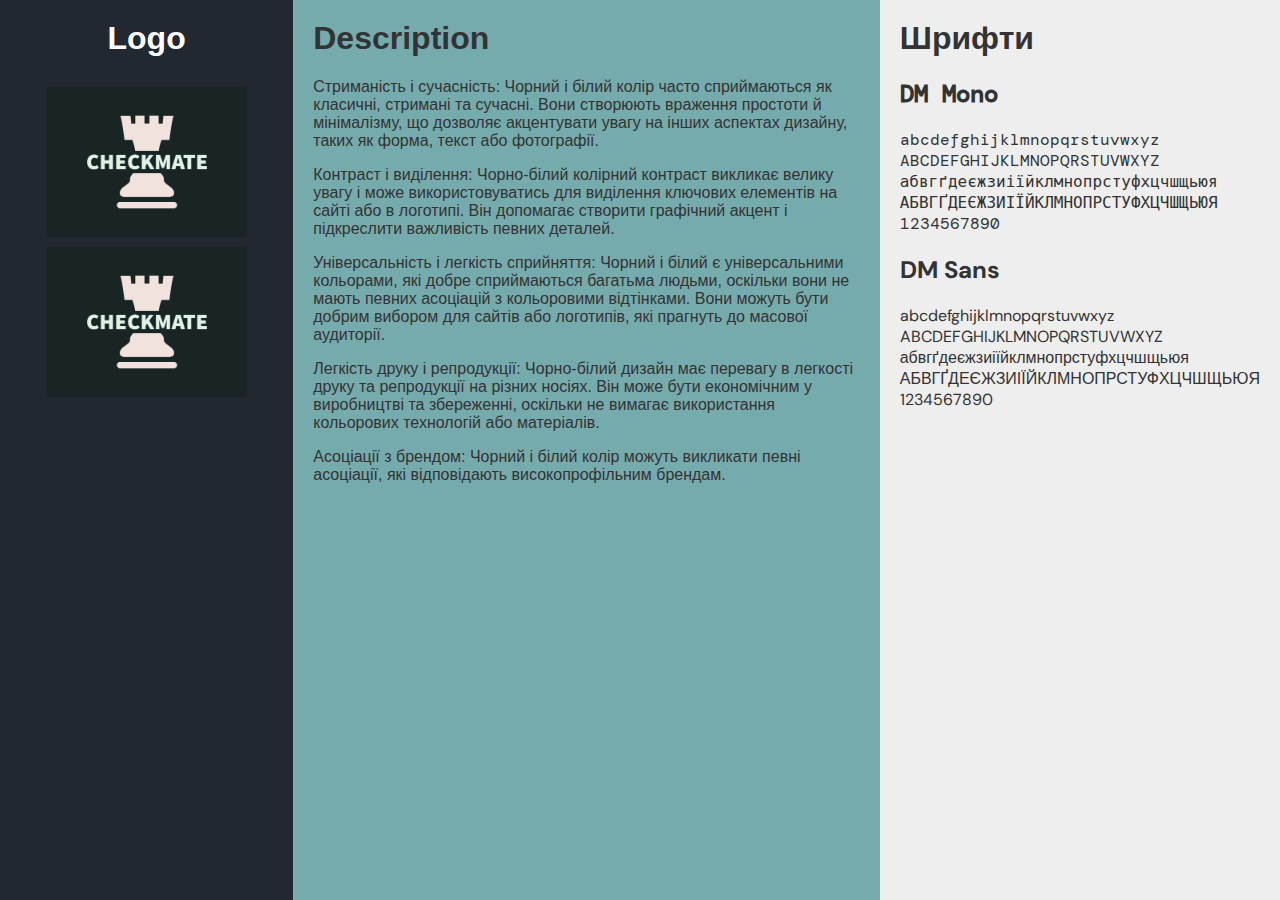
<file: lab9/code/index.html>
<!DOCTYPE html>
<html lang="uk">
	<head>
		<meta charset="UTF-8" />
		<meta name="viewport" content="width=device-width, initial-scale=1.0" />
		<title>Design Layout</title>
		<link rel="stylesheet" href="./style.css" />
	</head>
	<body>
		<div class="container">
			<div class="logo">
				<h1>Logo</h1>
				<div class="logo-images">
					<img src="../Checkmate logo high-res.png" alt="Logo 1" />
					<img src="../Checkmate logo high-res.png" alt="Logo 2" />
				</div>
			</div>
			<div class="description">
				<h1>Description</h1>
				<p>
					Стриманість і сучасність: Чорний і білий колір часто сприймаються як класичні,
					стримані та сучасні. Вони створюють враження простоти й мінімалізму, що дозволяє
					акцентувати увагу на інших аспектах дизайну, таких як форма, текст або
					фотографії.
				</p>
				<p>
					Контраст і виділення: Чорно-білий колірний контраст викликає велику увагу і може
					використовуватись для виділення ключових елементів на сайті або в логотипі. Він
					допомагає створити графічний акцент і підкреслити важливість певних деталей.
				</p>
				<p>
					Універсальність і легкість сприйняття: Чорний і білий є універсальними
					кольорами, які добре сприймаються багатьма людьми, оскільки вони не мають певних
					асоціацій з кольоровими відтінками. Вони можуть бути добрим вибором для сайтів
					або логотипів, які прагнуть до масової аудиторії.
				</p>
				<p>
					Легкість друку і репродукції: Чорно-білий дизайн має перевагу в легкості друку
					та репродукції на різних носіях. Він може бути економічним у виробництві та
					збереженні, оскільки не вимагає використання кольорових технологій або
					матеріалів.
				</p>
				<p>
					Асоціації з брендом: Чорний і білий колір можуть викликати певні асоціації, які
					відповідають високопрофільним брендам.
				</p>
			</div>
			<div class="fonts">
				<h1>Шрифти</h1>
				<div style="font-family: 'DM Mono', monospace" class="font-sample">
					<h2>DM Mono</h2>
					<p>
						abcdefghijklmnopqrstuvwxyz<br />ABCDEFGHIJKLMNOPQRSTUVWXYZ<br />абвгґдеєжзиіїйклмнопрстуфхцчшщьюя<br />АБВГҐДЕЄЖЗИІЇЙКЛМНОПРСТУФХЦЧШЩЬЮЯ<br />1234567890
					</p>
				</div>
				<div style="font-family: 'DM Sans', sans-serif" class="font-sample">
					<h2>DM Sans</h2>
					<p>
						abcdefghijklmnopqrstuvwxyz<br />ABCDEFGHIJKLMNOPQRSTUVWXYZ<br />абвгґдеєжзиіїйклмнопрстуфхцчшщьюя<br />АБВГҐДЕЄЖЗИІЇЙКЛМНОПРСТУФХЦЧШЩЬЮЯ<br />1234567890
					</p>
				</div>
			</div>
		</div>
	</body>
</html>
</file>
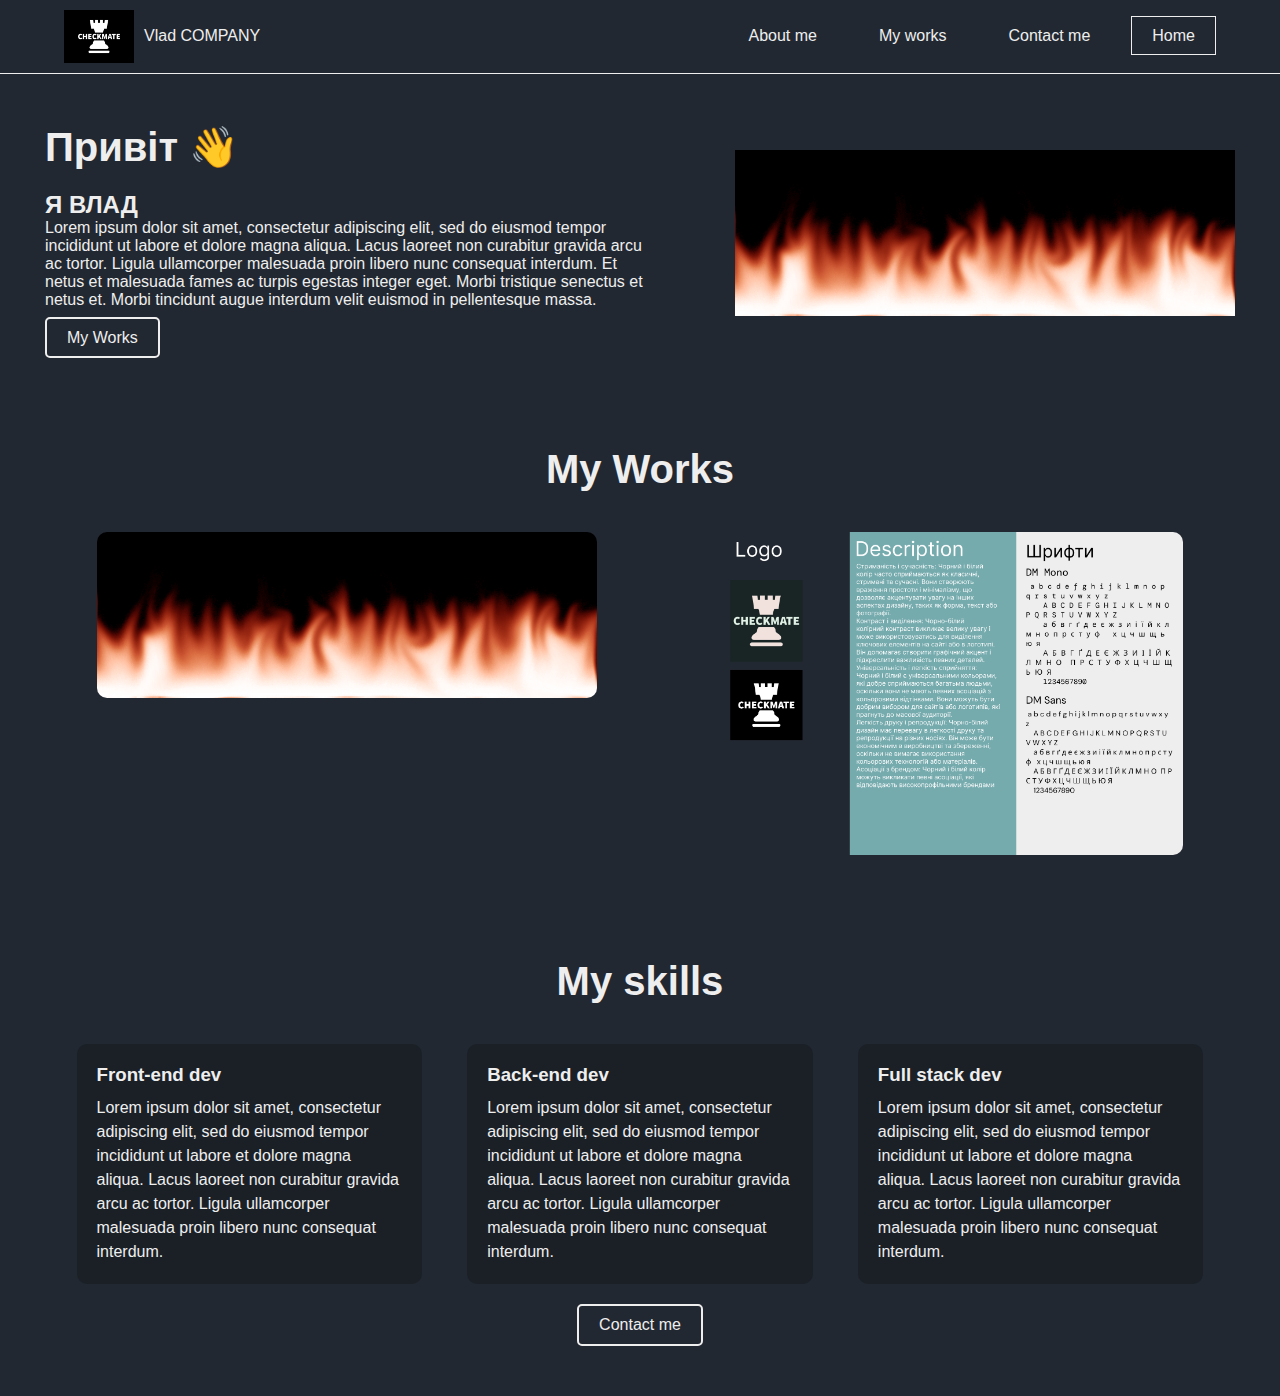
<file: lab13/code/home.html>
<!DOCTYPE html>
<html lang="uk">
<head>
    <meta charset="UTF-8" />
    <meta name="viewport" content="width=device-width, initial-scale=1.0" />
    <title>Vlad's Portfolio</title>
    <link rel="stylesheet" href="./home.css" />
</head>
<body>
    <header>
        <div class="container">
            <div class="logo">
                <img src="../Logo white high-res.png" alt="Vlad COMPANY Logo" />
                <span>Vlad COMPANY</span>
            </div>
            <nav>
                <div class="burger">
                    <div class="line1"></div>
                    <div class="line2"></div>
                    <div class="line3"></div>
                </div>
                <ul class="nav-links">
                    <li><a href="./aboutMe.html">About me</a></li>
                    <li><a href="./myWorks.html">My works</a></li>
                    <li><a href="./contact.html">Contact me</a></li>
                    <li><a href="./home.html" class="home-btn">Home</a></li>
                </ul>
            </nav>
        </div>
    </header>

    <section class="intro">
        <div class="intro_container">
            <div class="intro-text">
                <h1>Привіт <span>👋</span></h1>
                <h2>Я ВЛАД</h2>
                <p>
                    Lorem ipsum dolor sit amet, consectetur adipiscing elit, sed do eiusmod tempor
                    incididunt ut labore et dolore magna aliqua. Lacus laoreet non curabitur
                    gravida arcu ac tortor. Ligula ullamcorper malesuada proin libero nunc
                    consequat interdum. Et netus et malesuada fames ac turpis egestas integer
                    eget. Morbi tristique senectus et netus et. Morbi tincidunt augue interdum
                    velit euismod in pellentesque massa.
                </p>
                <a href="./myWorks.html" class="btn">My Works</a>
            </div>
            <div class="intro-image">
                <img src="../Fire.gif" alt="Flame" />
            </div>
        </div>
    </section>

    <section class="my-works">
        <div class="container">
            <h2>My Works</h2>
            <div class="works-gallery">
                <div class="work-item">
                    <img src="../Fire.gif" alt="Work 1" />
                </div>
                <div class="work-item">
                    <img src="../MacBook Pro 16_ - 1.png" alt="Work 2" />
                </div>
            </div>
        </div>
    </section>

    <section class="my-skills">
        <div class="container">
            <h2>My skills</h2>
            <div class="skills-grid">
                <div class="skill-item">
                    <h3>Front-end dev</h3>
                    <p>
                        Lorem ipsum dolor sit amet, consectetur adipiscing elit, sed do eiusmod
                        tempor incididunt ut labore et dolore magna aliqua. Lacus laoreet non
                        curabitur gravida arcu ac tortor. Ligula ullamcorper malesuada proin libero
                        nunc consequat interdum.
                    </p>
                </div>
                <div class="skill-item">
                    <h3>Back-end dev</h3>
                    <p>
                        Lorem ipsum dolor sit amet, consectetur adipiscing elit, sed do eiusmod
                        tempor incididunt ut labore et dolore magna aliqua. Lacus laoreet non
                        curabitur gravida arcu ac tortor. Ligula ullamcorper malesuada proin libero
                        nunc consequat interdum.
                    </p>
                </div>
                <div class="skill-item">
                    <h3>Full stack dev</h3>
                    <p>
                        Lorem ipsum dolor sit amet, consectetur adipiscing elit, sed do eiusmod
                        tempor incididunt ut labore et dolore magna aliqua. Lacus laoreet non
                        curabitur gravida arcu ac tortor. Ligula ullamcorper malesuada proin libero
                        nunc consequat interdum.
                    </p>
                </div>
            </div>
            <a href="./contact.html" class="btn">Contact me</a>
        </div>
    </section>

    <script>
        document.addEventListener('DOMContentLoaded', () => {
            const burger = document.querySelector('.burger')
            const nav = document.querySelector('.nav-links')

            burger.addEventListener('click', () => {
                nav.classList.toggle('nav-active')
                burger.classList.toggle('toggle')
            })
        })
    </script>
</body>
</html>
</file>
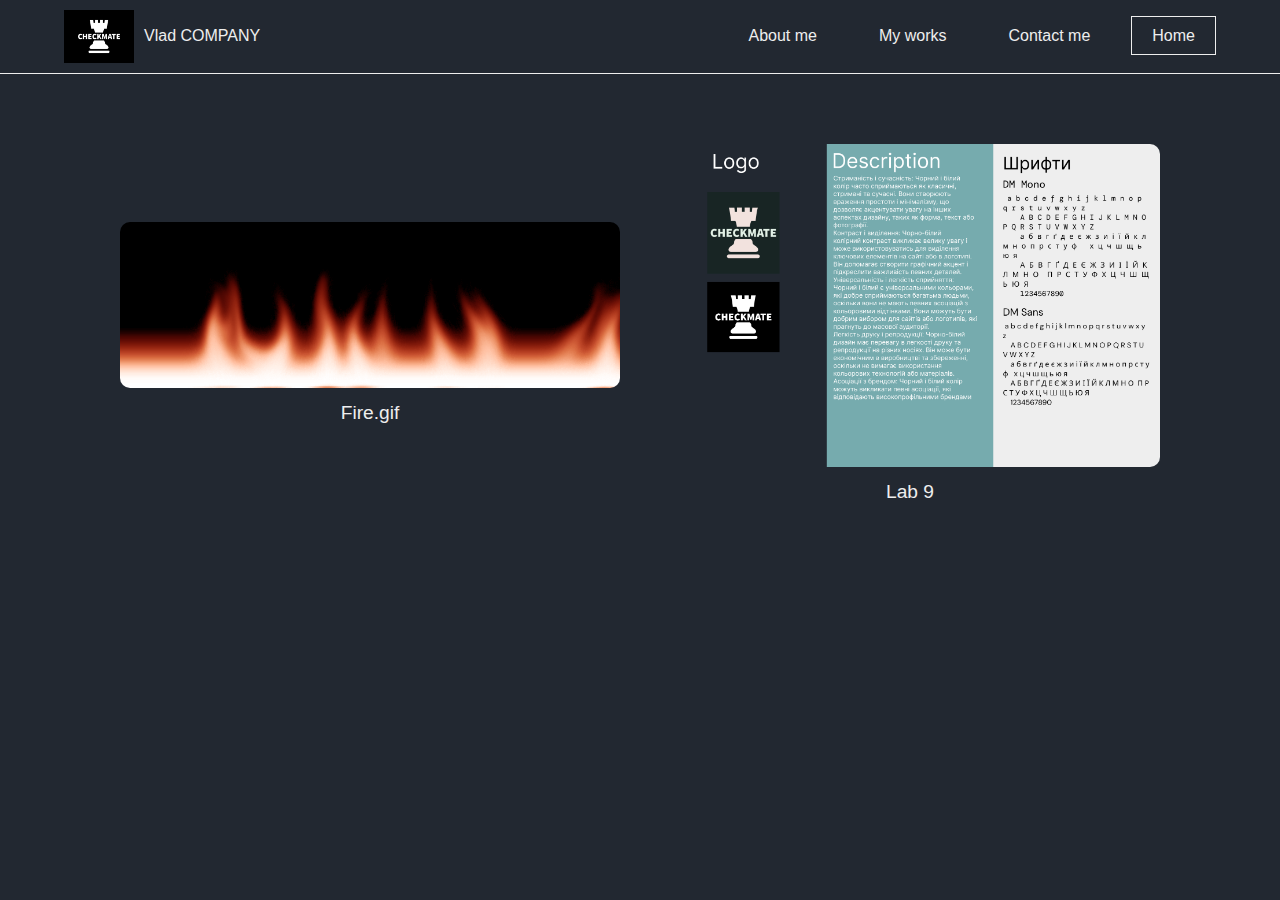
<file: lab13/code/myWorks.html>
<!DOCTYPE html>
<html lang="uk">
<head>
    <meta charset="UTF-8" />
    <meta name="viewport" content="width=device-width, initial-scale=1.0" />
    <title>Vlad's Portfolio</title>
    <link rel="stylesheet" href="./myWorks.css" />
</head>
<body>
    <header>
        <div class="container">
            <div class="logo">
                <img src="../Logo white high-res.png" alt="Vlad COMPANY Logo" />
                <span>Vlad COMPANY</span>
            </div>
            <nav>
                <div class="burger">
                    <div class="line1"></div>
                    <div class="line2"></div>
                    <div class="line3"></div>
                </div>
                <ul class="nav-links">
                    <li><a href="./aboutMe.html">About me</a></li>
                    <li><a href="./myWorks.html">My works</a></li>
                    <li><a href="./contact.html">Contact me</a></li>
                    <li><a href="./home.html" class="home-btn">Home</a></li>
                </ul>
            </nav>
        </div>
    </header>

    <section class="my-works">
        <div class="container">
            <div class="work-item">
                <img src="../Fire.gif" alt="Fire Animation" />
                <p>Fire.gif</p>
            </div>
            <div class="work-item">
                <img src="../MacBook Pro 16_ - 1.png" alt="Lab 9" />
                <div class="description">
                    <p>Lab 9</p>
                </div>
            </div>
        </div>
    </section>

    <script>
        document.addEventListener('DOMContentLoaded', () => {
            const burger = document.querySelector('.burger')
            const nav = document.querySelector('.nav-links')

            burger.addEventListener('click', () => {
                nav.classList.toggle('nav-active')
                burger.classList.toggle('toggle')
            })
        })
    </script>
</body>
</html>
</file>
<file: lab9/code/style.css>
@import url('https://fonts.googleapis.com/css2?family=DM+Mono:ital,wght@0,300;0,400;0,500;1,300;1,400;1,500&display=swap');
@import url('https://fonts.googleapis.com/css2?family=DM+Sans:ital,opsz,wght@0,9..40,100..1000;1,9..40,100..1000&display=swap');
body {
	margin: 0;
	font-family: Arial, sans-serif;
}

.container {
	display: grid;
	grid-template-columns: 1fr 2fr 1fr;
	grid-template-rows: auto;
	height: 100vh;
}

.logo,
.description,
.fonts {
	padding: 20px;
}

.logo {
	background-color: #222831;
	color: #fff;
	display: flex;
	flex-direction: column;
	align-items: center;
}

.logo h1 {
	margin: 0 0 20px 0;
}

.logo-images img {
	display: block;
	margin: 10px 0;
	width: 200px;
}

.description {
	background-color: #76ABAE;
	color: #333;
}

.description h1 {
	margin-top: 0;
}

.fonts {
	background-color: #EEEEEE;
	color: #333;
}

.fonts h1 {
	margin-top: 0;
}

.font-sample {
	margin-bottom: 20px;
}
</file>
<file: lab13/code/home.css>
* {
	margin: 0;
	padding: 0;
	box-sizing: border-box;
	font-family: 'Arial', sans-serif;
}

body {
	background-color: #222831;
	color: #eee;
}

.container {
	width: 90%;
	max-width: 1200px;
	margin: 0 auto;
}

header {
	border-bottom: 1px solid #eee;
	padding: 10px 0;
}

header .container {
	display: flex;
	justify-content: space-between;
	align-items: center;
	flex-wrap: wrap;
}

.logo {
	display: flex;
	align-items: center;
}

.logo img {
	width: 70px;
	margin-right: 10px;
}

nav {
	display: flex;
	align-items: center;
}

nav ul {
	list-style: none;
	display: flex;
	flex-direction: row;
	align-items: center;
}

nav ul li {
	margin-left: 20px;
}

nav ul li a {
	color: #eee;
	text-decoration: none;
	padding: 10px 20px;
	border: 1px solid transparent;
	transition: all 0.3s ease;
}

nav ul li a:hover,
nav ul li a.home-btn {
	border: 1px solid #eee;
}

.intro {
	padding: 50px 0;
	text-align: left;
}

.intro .intro_container {
	display: flex;
	flex-wrap: wrap;
	justify-content: space-around;
	align-items: center;
}

.intro-text {
	flex: 1;
	min-width: 300px;
	max-width: 600px;
	text-align: left;
}

.intro-text h1 {
	font-size: 2.5em;
	margin-bottom: 20px;
}

intro-text h2 {
	font-size: 3em;
	margin-bottom: 20px;
}

.intro-text p {
	font-size: 1em;
	margin-bottom: 20px;
}

.intro-text .btn {
	border: 2px solid #eee;
	color: #eee;
	padding: 10px 20px;
	text-decoration: none;
	border-radius: 5px;
}

.intro-image {
	min-width: 300px;
	text-align: center;
}

.intro-image img {
	width: 100%;
	max-width: 500px;
	height: auto;
	margin: 20px 0;
}

.my-works {
	padding: 50px 0;
	text-align: center;
}

.my-works h2 {
	font-size: 2.5em;
	margin-bottom: 40px;
}

.works-gallery {
	display: flex;
	flex-wrap: wrap;
	justify-content: space-around;
	gap: 20px;
}

.work-item {
	flex: 1;
	min-width: 300px;
	max-width: 500px;
}

.work-item img {
	border-radius: 10px;
	width: 100%;
	height: auto;
}

.my-skills {
	padding: 50px 0;
	text-align: center;
}

.my-skills h2 {
	font-size: 2.5em;
	margin-bottom: 40px;
}

.skills-grid {
	display: flex;
	flex-wrap: wrap;
	justify-content: space-around;
	gap: 20px;
}

.skill-item {
	flex: 1;
	min-width: 250px;
	max-width: 30%;
	background-color: #1b2027;
	padding: 20px;
	border-radius: 10px;
	text-align: left;
}

.skill-item h3 {
	margin-bottom: 10px;
}

.skill-item p {
	font-size: 1em;
	line-height: 1.5;
}

.my-skills .btn {
	display: inline-block;
	border: 2px solid #eee;
	color: #eee;
	padding: 10px 20px;
	text-decoration: none;
	border-radius: 5px;
	margin-top: 20px;
}

.burger {
	display: none;
	cursor: pointer;
}

.burger div {
	width: 25px;
	height: 3px;
	background-color: #eee;
	margin: 5px;
	transition: all 0.3s ease;
}

@media (max-width: 768px) {
	header .container {
		flex-direction: row;
		justify-content: space-between;
		align-items: center;
	}

	nav {
		flex-direction: column;
		align-items: flex-start;
		width: 100%;
	}

	nav ul {
		flex-direction: column;
		align-items: center;
		display: none;
		width: 100%;
		padding: 20px 0;
		background-color: #1b2027;
		margin: 0;
	}

	nav ul.nav-active {
		display: flex;
	}

	nav ul li {
		margin: 10px 0;
	}

	.burger {
		display: block; 
		cursor: pointer;
		position: absolute; 
		right: 10px;
		top: 10px; 
	}

	.burger div {
		width: 25px;
		height: 3px;
		background-color: #eee;
		margin: 5px;
		transition: all 0.3s ease;
	}

	.burger.toggle .line1 {
		transform: rotate(-45deg) translate(-5px, 6px);
	}

	.burger.toggle .line2 {
		opacity: 0;
	}

	.burger.toggle .line3 {
		transform: rotate(45deg) translate(-5px, -6px);
	}

	.intro .intro_container {
		flex-direction: column;
		align-items: center;
	}

	.intro-text {
		text-align: center;
	}

	.works-gallery {
		flex-direction: column;
		align-items: center;
	}

	.skills-grid {
		flex-direction: column;
		align-items: center;
	}

	.skill-item {
		max-width: 100%;
		margin-bottom: 20px;
	}
}
</file>
<file: lab13/code/myWorks.css>
* {
	margin: 0;
	padding: 0;
	box-sizing: border-box;
	font-family: 'Arial', sans-serif;
}

body {
	background-color: #222831;
	color: #eee;
}

.container {
	width: 90%;
	max-width: 1200px;
	margin: 0 auto;
	display: flex;
	justify-content: space-between;
	align-items: center;
	flex-wrap: wrap;
}

header {
	border-bottom: 1px solid #eee;
	padding: 10px 0;
}

header .container {
	display: flex;
	justify-content: space-between;
	align-items: center;
}

.logo {
	display: flex;
	align-items: center;
}

.logo img {
	width: 70px;
	margin-right: 10px;
}

nav {
	display: flex;
	align-items: center;
}

nav ul {
	list-style: none;
	display: flex;
	flex-direction: row;
	align-items: center;
}

nav ul li {
	margin-left: 20px;
}

nav ul li a {
	color: #eee;
	text-decoration: none;
	padding: 10px 20px;
	border: 1px solid transparent;
	transition: all 0.3s ease;
}

nav ul li a:hover,
nav ul li a.home-btn {
	border: 1px solid #eee;
}

.my-works {
	padding: 50px 0;
	text-align: center;
}

.my-works .container {
	display: flex;
	flex-wrap: wrap;
	justify-content: center;
}

.work-item {
	margin: 20px;
	text-align: center;
}

.work-item img {
	width: 100%;
	max-width: 500px;
	border-radius: 10px;
	margin-bottom: 10px;
}

.work-item p {
	font-size: 1.2em;
}

.burger {
	display: none;
	cursor: pointer;
}

.burger div {
	width: 25px;
	height: 3px;
	background-color: #eee;
	margin: 5px;
	transition: all 0.3s ease;
}

/* Responsive styles */
@media (max-width: 768px) {
	header .container {
		flex-direction: row;
		justify-content: space-between;
		align-items: center;
	}

	nav {
		flex-direction: column;
		align-items: flex-start;
		width: 100%;
	}

	nav ul {
		flex-direction: column;
		align-items: center;
		display: none;
		width: 100%;
		padding: 20px 0;
		background-color: #1b2027;
		margin: 0;
	}

	nav ul.nav-active {
		display: flex;
	}

	nav ul li {
		margin: 10px 0;
	}

	.burger {
		display: block;
		cursor: pointer;
		position: absolute;
		right: 10px;
		top: 10px;
	}

	.burger div {
		width: 25px;
		height: 3px;
		background-color: #eee;
		margin: 5px;
		transition: all 0.3s ease;
	}

	.burger.toggle .line1 {
		transform: rotate(-45deg) translate(-5px, 6px);
	}

	.burger.toggle .line2 {
		opacity: 0;
	}

	.burger.toggle .line3 {
		transform: rotate(45deg) translate(-5px, -6px);
	}

	.my-works .container {
		flex-direction: column;
		align-items: center;
	}

	.work-item img {
		max-width: 100%;
	}
}
</file>
